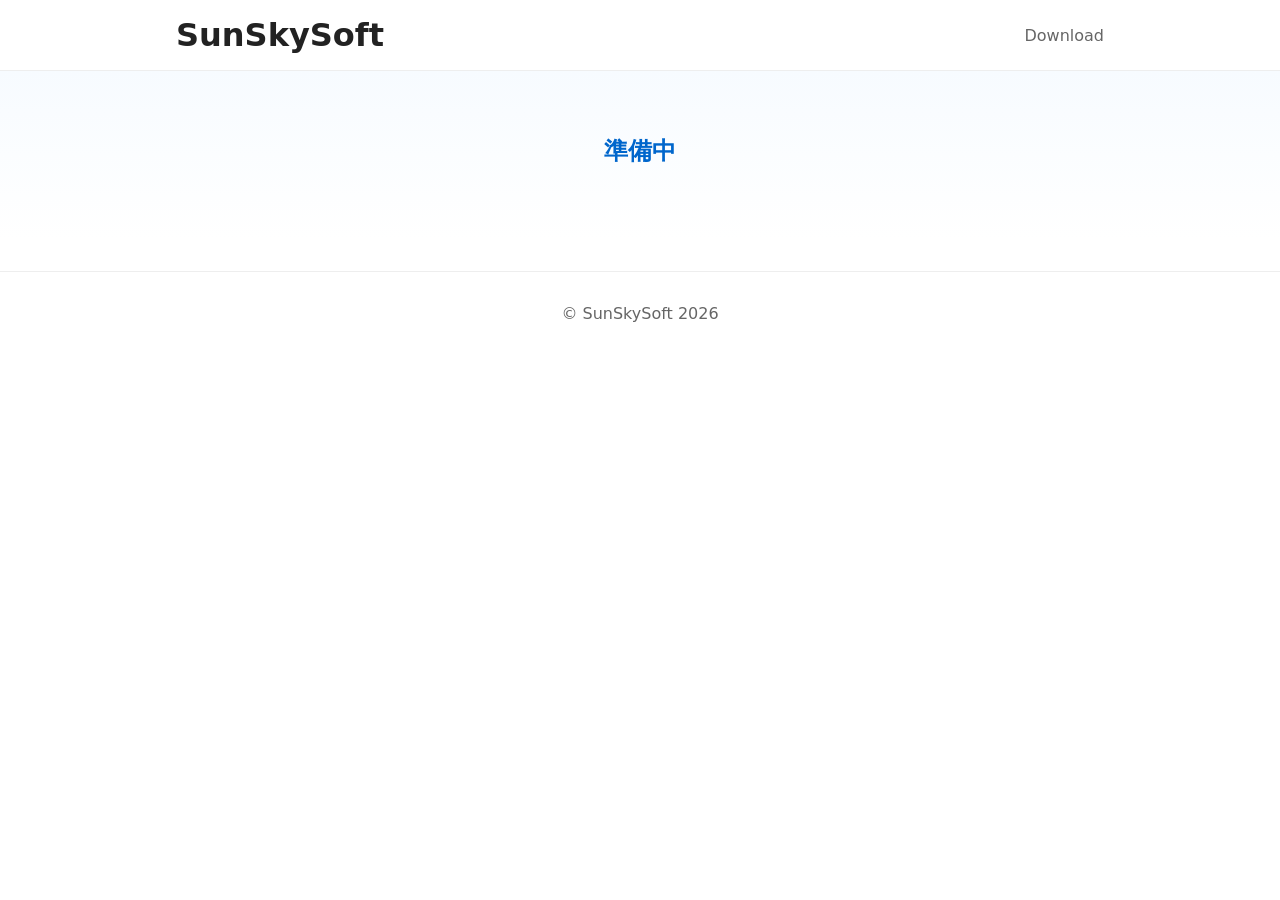
<file: index.html>
<!doctype html>
<html lang="ja">
<head>
  <meta charset="utf-8">
  <meta name="viewport" content="width=device-width,initial-scale=1">
  <title>SunSkySoft — Apps</title>
  <link rel="stylesheet" href="/assets/css/style.css">
  <meta name="description" content="SunSkySoft のアプリ配布ページ。ダウンロード、デモ、ドキュメントへの導線を用意しています。">
 </head>
<body>
  <header class="site-header">
    <div class="container">
      <h1 class="logo">SunSkySoft</h1>
      <nav>
        <a href="/downloads.html">Download</a>
        <!--
        <a href="/demo.html">Demo</a>
        <a href="/docs.html">Docs</a>
        <a href="/changelog.html">Changelog</a>
        -->
      </nav>
    </div>
  </header>

  <main class="hero">
    <div class="container">
      <h2>準備中</h2>
      <!--
      <h2>アプリをダウンロードして始めよう</h2>
      <p>複数プラットフォーム向けの配布ファイルをここで提供します。最新リリースを簡単に入手できます。</p>
      <p class="cta">
        <a class="btn" href="/downloads.html">Download</a>
        <a class="btn secondary" href="/demo.html">Try Demo</a>
      </p>
      -->
    </div>
  </main>

  <!--
  <section class="features container">
    <article>
      <h3>配布</h3>
      <p>プラットフォーム別のバイナリを管理します。チェックサム付きで安全に配布。</p>
    </article>
    <article>
      <h3>ドキュメント</h3>
      <p>導入手順、API、トラブルシューティングのドキュメント。</p>
    </article>
    <article>
      <h3>チェンジログ</h3>
      <p>バージョン履歴とリリースノート。</p>
    </article>
  </section>
  -->

  <footer class="site-footer">
    <div class="container">© SunSkySoft 2026</div>
  </footer>
</body>
</html>
</file>
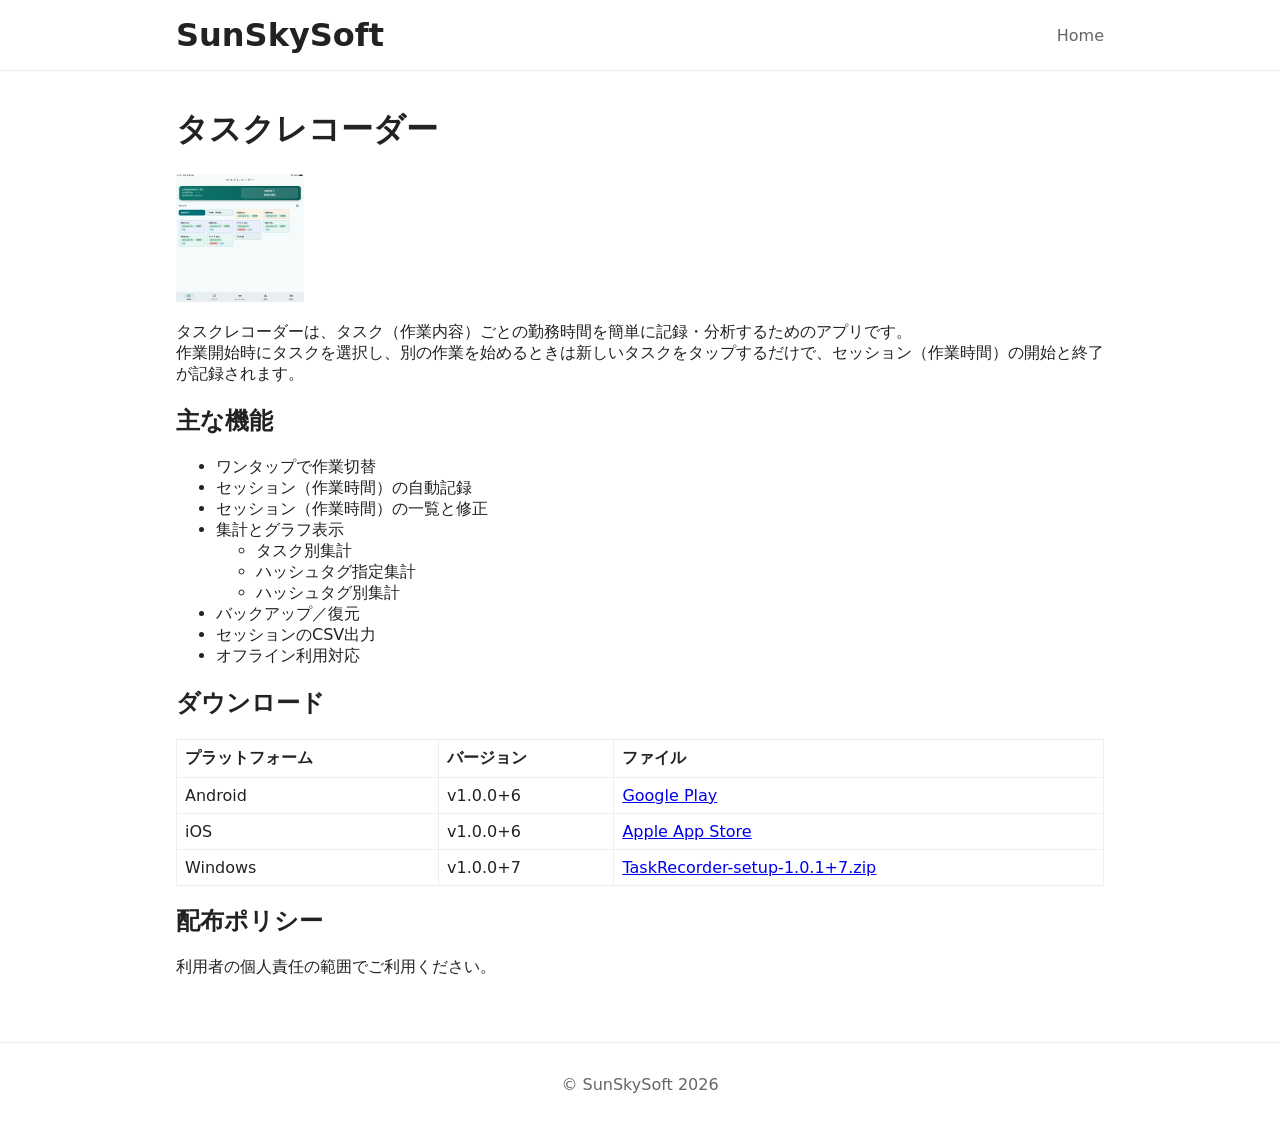
<file: taskrecorder/index.html>
<!doctype html>
<html lang="ja">
<head>
  <meta charset="utf-8">
  <meta name="viewport" content="width=device-width,initial-scale=1">
  <title>Downloads — SunSkySoft</title>
  <link rel="stylesheet" href="../assets/css/style.css">
</head>
<body>
  <header class="site-header">
    <div class="container">
      <h1 class="logo">SunSkySoft</h1>
      <nav>
        <a href="../">Home</a>
        <!--
        <a href="/demo.html">Demo</a>
        <a href="/docs.html">Docs</a>
        -->
      </nav>
    </div>
  </header>

  <main class="container">
    <h1>タスクレコーダー</h1>
    <img src="kiroku-ipad.PNG" alt="タスクレコーダー" width="128" height="128">
    <div>
      <p>
        タスクレコーダーは、タスク（作業内容）ごとの勤務時間を簡単に記録・分析するためのアプリです。<br>
        作業開始時にタスクを選択し、別の作業を始めるときは新しいタスクをタップするだけで、セッション（作業時間）の開始と終了が記録されます。
      </p>

      <h2>主な機能</h2>
      <ul>
        <li>ワンタップで作業切替</li>
        <li>セッション（作業時間）の自動記録</li>
        <li>セッション（作業時間）の一覧と修正</li>
        <li>集計とグラフ表示
          <ul>
            <li>タスク別集計</li>
            <li>ハッシュタグ指定集計</li>
            <li>ハッシュタグ別集計</li>
          </ul>
        </li>
        <li>バックアップ／復元</li>
        <li>セッションのCSV出力</li>
        <li>オフライン利用対応</li>
      </ul>

    </div>

    <h2>ダウンロード</h2>

    <table class="downloads">
      <thead>
        <tr><th>プラットフォーム</th><th>バージョン</th><th>ファイル</th></tr>
      </thead>
      <tbody>
        <tr>
          <td>Android</td>
          <td>v1.0.0+6</td>
          <td><a href="https://play.google.com/store/apps/details?id=com.sunskysoft.taskrecorder">Google Play</a></td>
        </tr>
        <tr>
          <td>iOS</td>
          <td>v1.0.0+6</td>
          <td><a href="https://apps.apple.com/jp/app/%E3%82%BF%E3%82%B9%E3%82%AF%E3%83%AC%E3%82%B3%E3%83%BC%E3%83%80%E3%83%BC/id6449078684">Apple App Store</a></td>
        </tr>
        <tr>
          <td>Windows</td>
          <td>v1.0.0+7</td>
          <td><a href="../assets/downloads/TaskRecorder-setup-1.0.1+7.zip">TaskRecorder-setup-1.0.1+7.zip</a></td>
        </tr>
      </tbody>
    </table>

    <section>
      <h2>配布ポリシー</h2>
      <p>利用者の個人責任の範囲でご利用ください。</p>
    </section>

  </main>

  <footer class="site-footer">
    <div class="container">© SunSkySoft 2026</div>
  </footer>
</body>
</html>
</file>
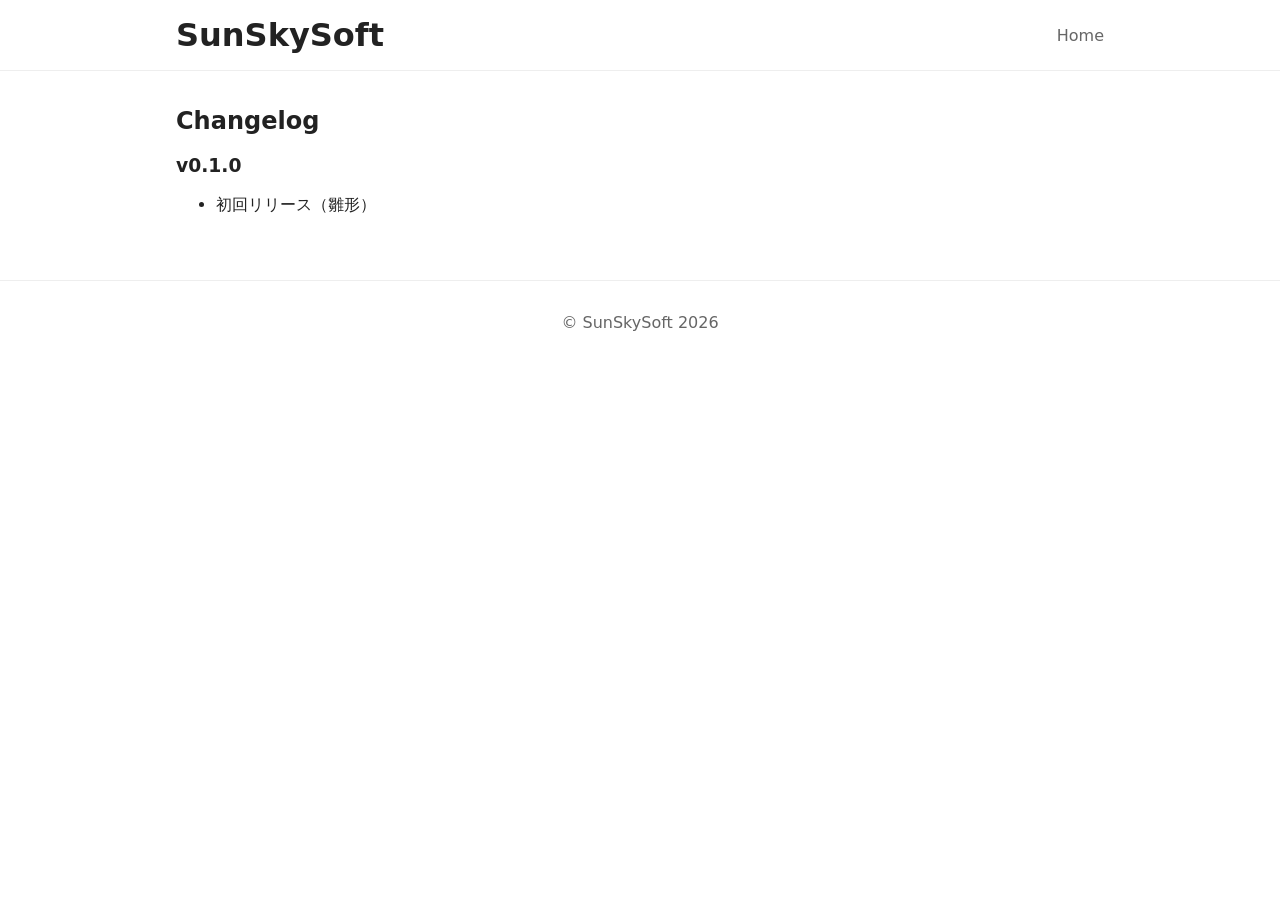
<file: changelog.html>
<!doctype html>
<html lang="ja">
<head>
  <meta charset="utf-8">
  <meta name="viewport" content="width=device-width,initial-scale=1">
  <title>Changelog — SunSkySoft</title>
  <link rel="stylesheet" href="/assets/css/style.css">
</head>
<body>
  <header class="site-header">
    <div class="container">
      <h1 class="logo">SunSkySoft</h1>
      <nav>
        <a href="/">Home</a>
        <!--
        <a href="/downloads.html">Download</a>
        -->
      </nav>
    </div>
  </header>
  <main class="container">
    <h2>Changelog</h2>
    <section>
      <h3>v0.1.0</h3>
      <ul>
        <li>初回リリース（雛形）</li>
      </ul>
    </section>
  </main>
  <footer class="site-footer">
    <div class="container">© SunSkySoft 2026</div>
  </footer>
</body>
</html>
</file>
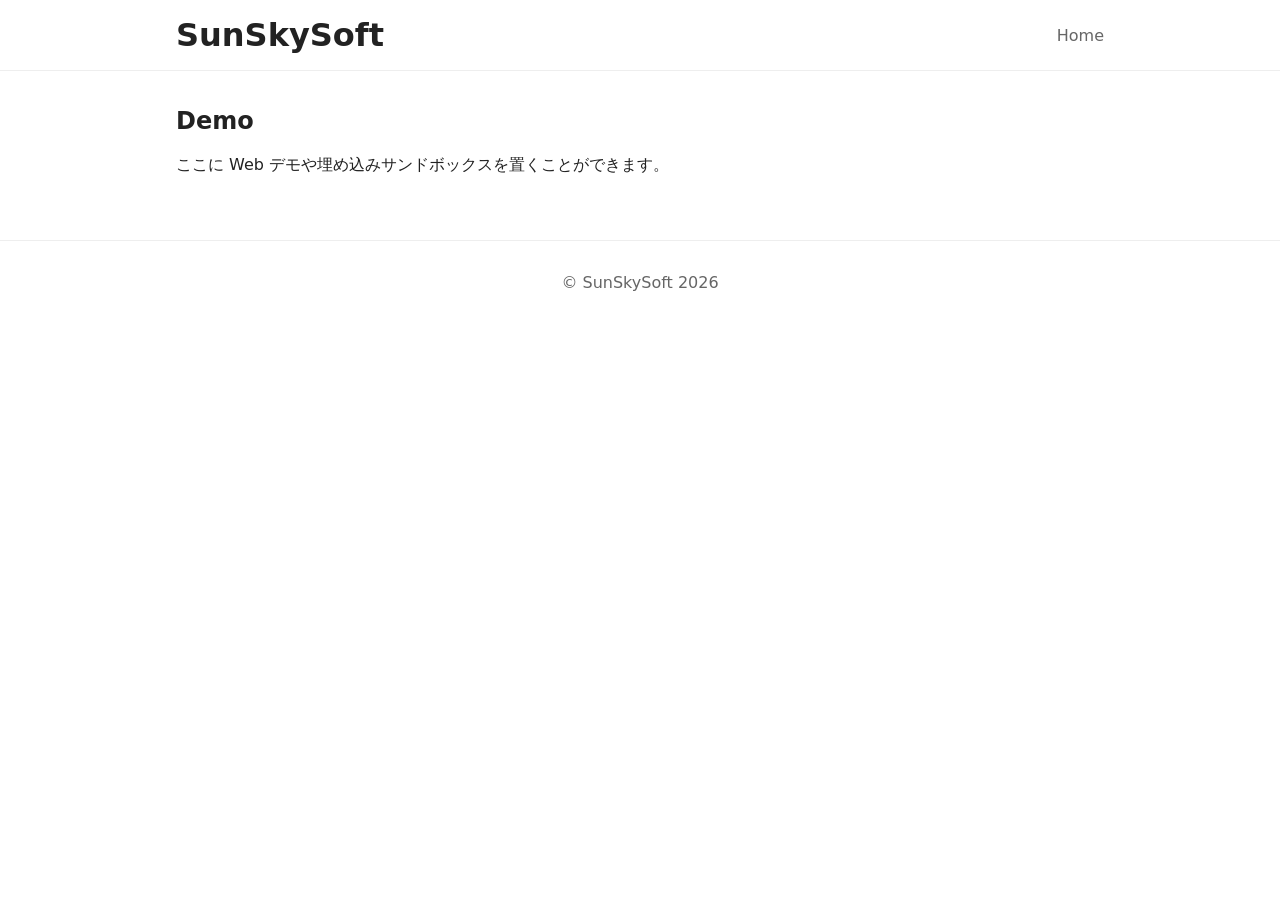
<file: demo.html>
<!doctype html>
<html lang="ja">
<head>
  <meta charset="utf-8">
  <meta name="viewport" content="width=device-width,initial-scale=1">
  <title>Demo — SunSkySoft</title>
  <link rel="stylesheet" href="/assets/css/style.css">
</head>
<body>
  <header class="site-header">
    <div class="container">
      <h1 class="logo">SunSkySoft</h1>
      <nav>
        <a href="/">Home</a>
        <!--
        <a href="/downloads.html">Download</a>
        <a href="/docs.html">Docs</a>
        -->
      </nav>
    </div>
  </header>
  <main class="container">
    <h2>Demo</h2>
    <p>ここに Web デモや埋め込みサンドボックスを置くことができます。</p>
  </main>
  <footer class="site-footer">
    <div class="container">© SunSkySoft 2026</div>
  </footer>
</body>
</html>
</file>
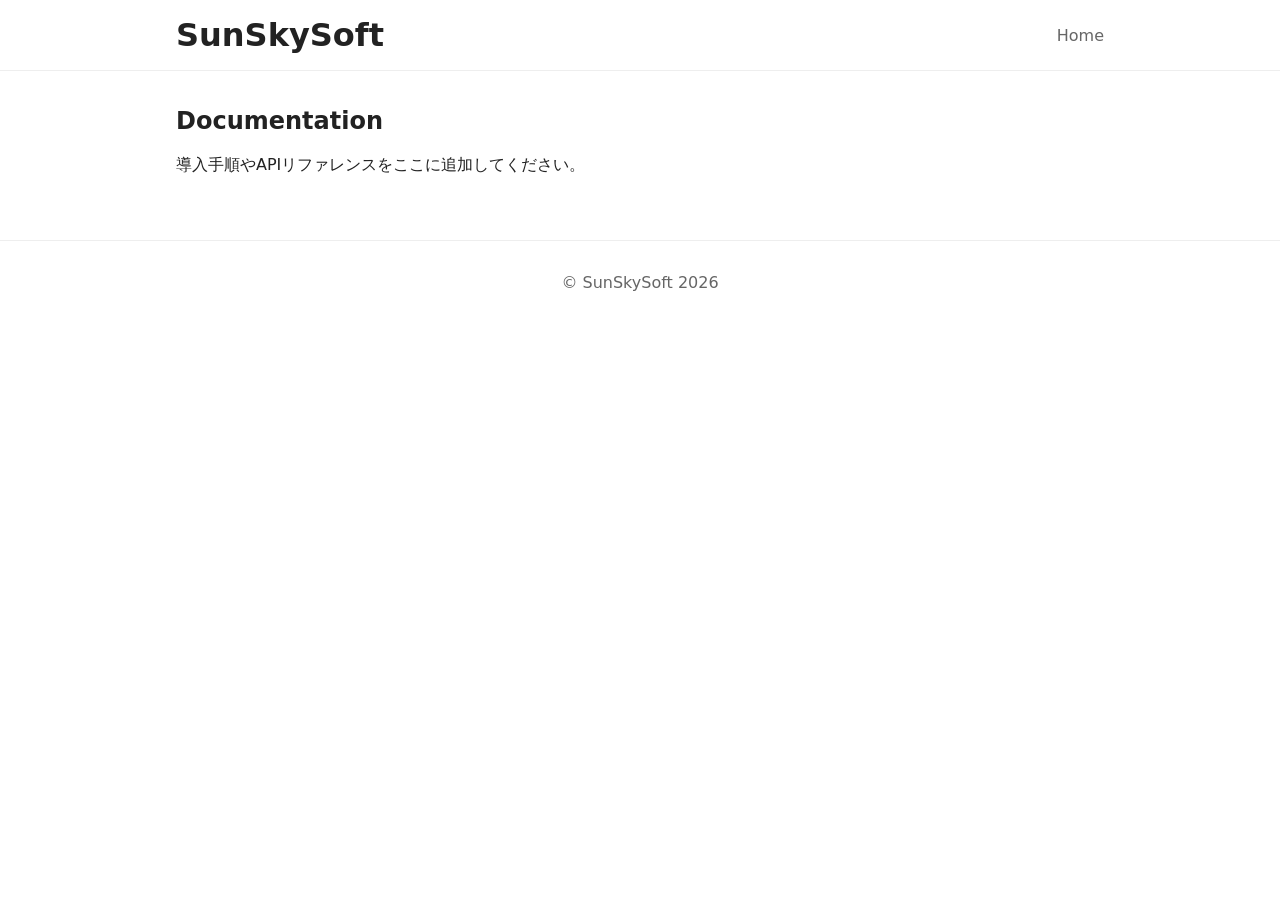
<file: docs.html>
<!doctype html>
<html lang="ja">
<head>
  <meta charset="utf-8">
  <meta name="viewport" content="width=device-width,initial-scale=1">
  <title>Docs — SunSkySoft</title>
  <link rel="stylesheet" href="/assets/css/style.css">
</head>
<body>
  <header class="site-header">
    <div class="container">
      <h1 class="logo">SunSkySoft</h1>
      <nav>
        <a href="/">Home</a>
        <!--
        <a href="/downloads.html">Download</a>
        -->
      </nav>
    </div>
  </header>
  <main class="container">
    <h2>Documentation</h2>
    <p>導入手順やAPIリファレンスをここに追加してください。</p>
  </main>
  <footer class="site-footer">
    <div class="container">© SunSkySoft 2026</div>
  </footer>
</body>
</html>
</file>
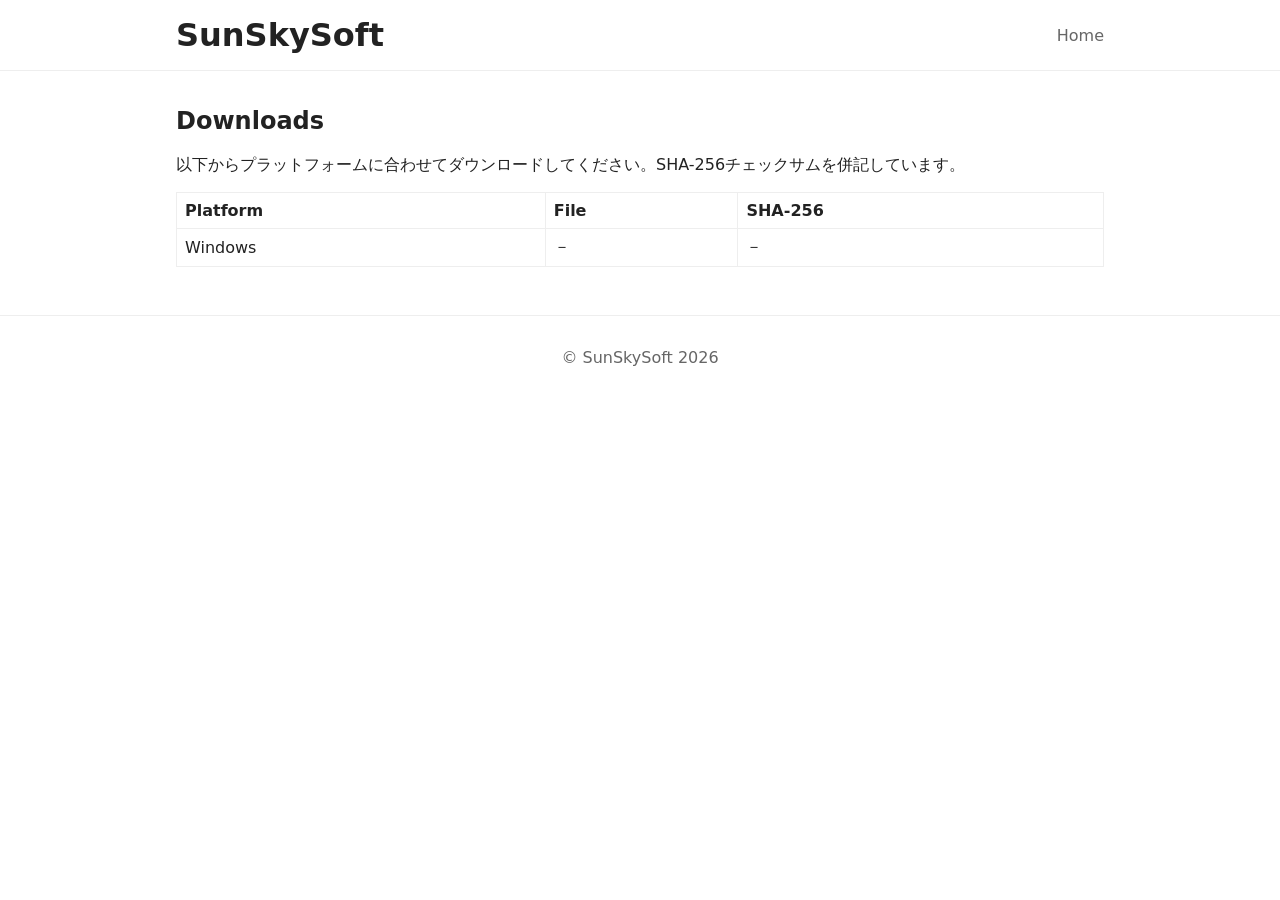
<file: downloads.html>
<!doctype html>
<html lang="ja">
<head>
  <meta charset="utf-8">
  <meta name="viewport" content="width=device-width,initial-scale=1">
  <title>Downloads — SunSkySoft</title>
  <link rel="stylesheet" href="/assets/css/style.css">
</head>
<body>
  <header class="site-header">
    <div class="container">
      <h1 class="logo">SunSkySoft</h1>
      <nav>
        <a href="/">Home</a>
        <!--
        <a href="/demo.html">Demo</a>
        <a href="/docs.html">Docs</a>
        -->
      </nav>
    </div>
  </header>

  <main class="container">
    <h2>Downloads</h2>
    <p>以下からプラットフォームに合わせてダウンロードしてください。SHA-256チェックサムを併記しています。</p>

    <table class="downloads">
      <thead>
        <tr><th>Platform</th><th>File</th><th>SHA-256</th></tr>
      </thead>
      <tbody>
        <tr>
          <td>Windows</td>
          <td>－</td>
          <td>－</td>
        </tr>
        <!--
        <tr>
          <td>Windows</td>
          <td><a href="/assets/downloads/sample.zip">sample.zip</a></td>
          <td>b06fe318107a7c56951abe558d019015ffb6edcd43b7dc8024a22467ab601910</td>
        </tr>
        -->
      </tbody>
    </table>

  </main>

  <footer class="site-footer">
    <div class="container">© SunSkySoft 2026</div>
  </footer>
</body>
</html>
</file>
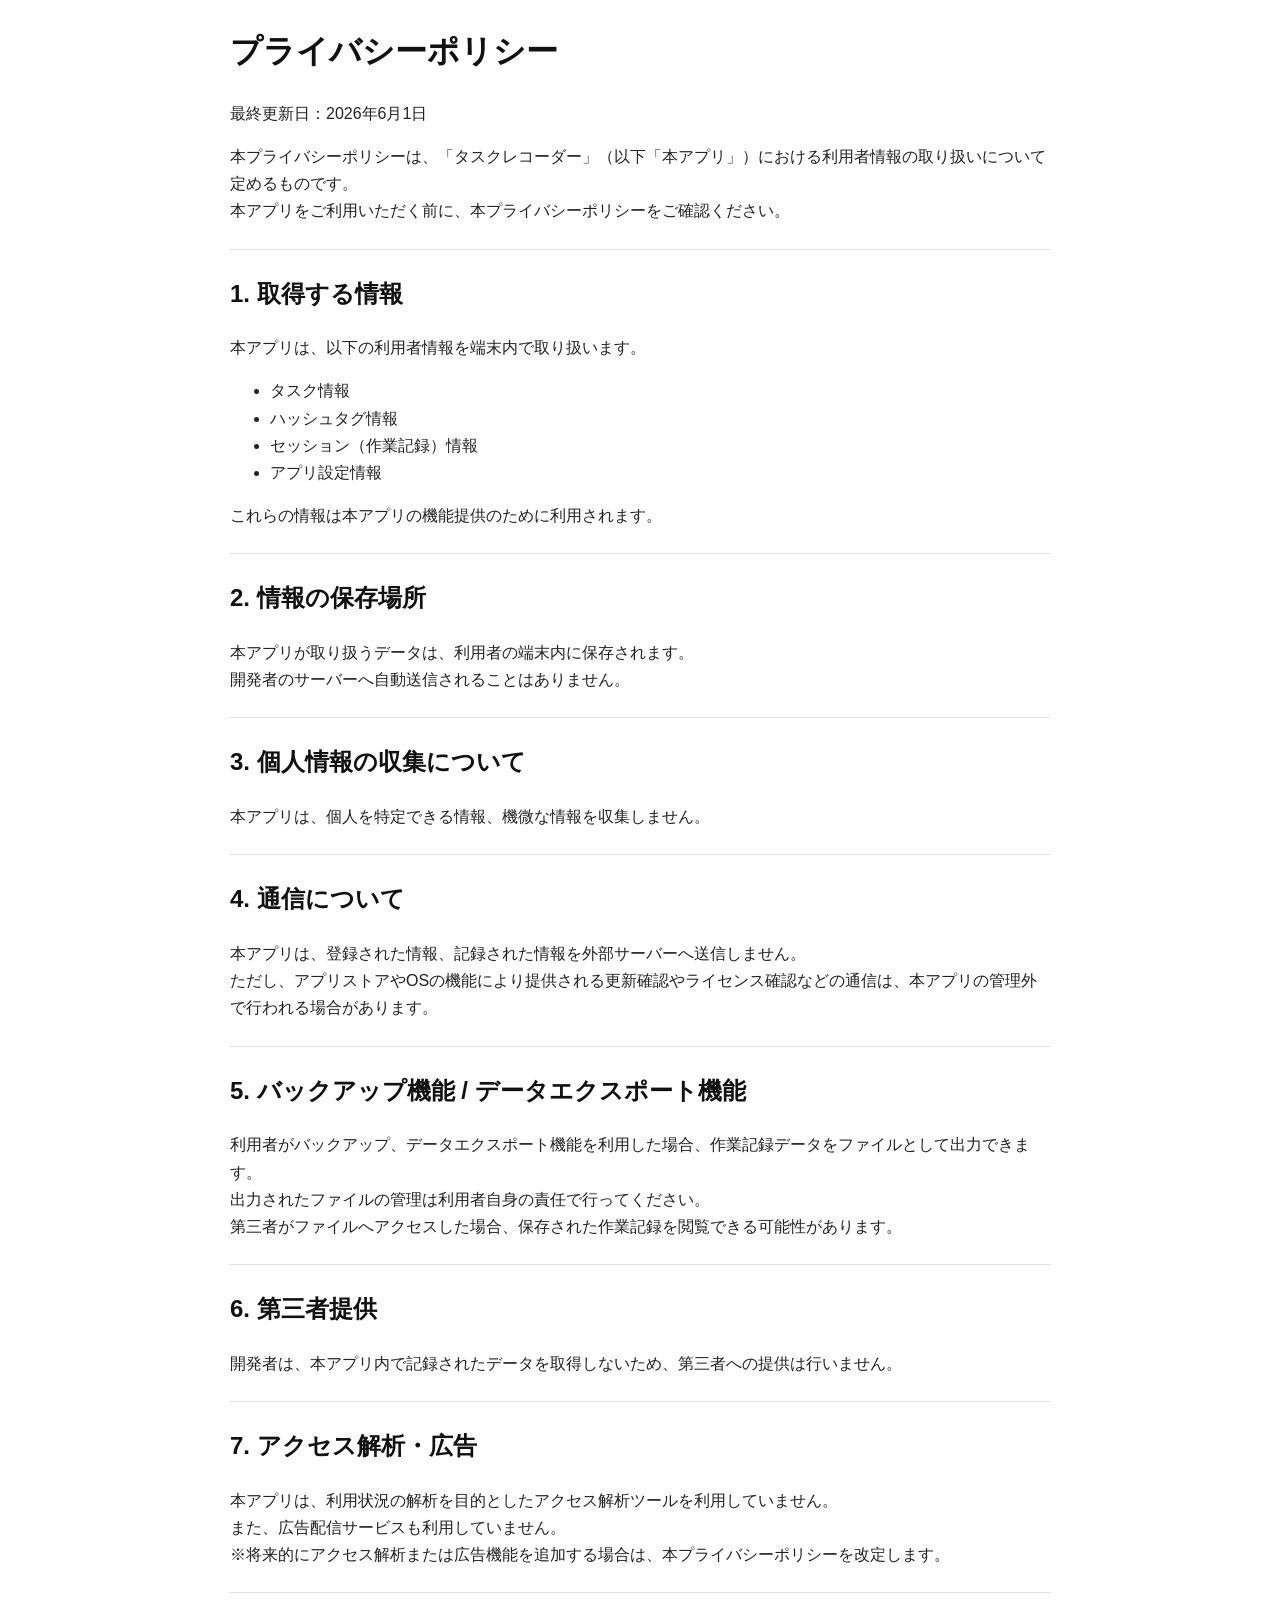
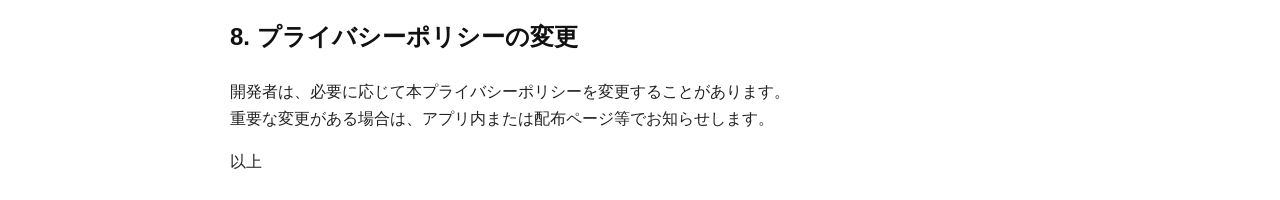
<file: taskrecorder/tr-privacy-policy.html>
<!doctype html>
<html lang="ja">
  <head>
    <meta charset="utf-8">
    <meta name="viewport" content="width=device-width,initial-scale=1">
    <title>プライバシーポリシー — タスクレコーダー</title>
    <style>
      body{font-family:-apple-system,BlinkMacSystemFont,"Hiragino Kaku Gothic ProN",Meiryo,"Noto Sans JP",sans-serif;line-height:1.7;color:#222;margin:24px}
      h1,h2{color:#111}
      hr{border:none;border-top:1px solid #e0e0e0;margin:24px 0}
      .container{max-width:820px;margin:0 auto;padding:0 16px}
      pre,code{font-family:SFMono-Regular,Menlo,Monaco,Consolas,"Noto Sans Mono JP",monospace}
    </style>
  </head>
  <body>
    <div class="container">
      <h1>プライバシーポリシー</h1>
      <p>最終更新日：2026年6月1日</p>
      <p>本プライバシーポリシーは、「タスクレコーダー」（以下「本アプリ」）における利用者情報の取り扱いについて定めるものです。<br>
      本アプリをご利用いただく前に、本プライバシーポリシーをご確認ください。</p>

      <hr>

      <h2>1. 取得する情報</h2>
      <p>本アプリは、以下の利用者情報を端末内で取り扱います。</p>
      <ul>
        <li>タスク情報</li>
        <li>ハッシュタグ情報</li>
        <li>セッション（作業記録）情報</li>
        <li>アプリ設定情報</li>
      </ul>
      <p>これらの情報は本アプリの機能提供のために利用されます。</p>

      <hr>

      <h2>2. 情報の保存場所</h2>
      <p>本アプリが取り扱うデータは、利用者の端末内に保存されます。<br>
      開発者のサーバーへ自動送信されることはありません。</p>

      <hr>

      <h2>3. 個人情報の収集について</h2>
      <p>本アプリは、個人を特定できる情報、機微な情報を収集しません。</p>

      <hr>

      <h2>4. 通信について</h2>
      <p>本アプリは、登録された情報、記録された情報を外部サーバーへ送信しません。<br>
      ただし、アプリストアやOSの機能により提供される更新確認やライセンス確認などの通信は、本アプリの管理外で行われる場合があります。</p>

      <hr>

      <h2>5. バックアップ機能 / データエクスポート機能</h2>
      <p>利用者がバックアップ、データエクスポート機能を利用した場合、作業記録データをファイルとして出力できます。<br>
      出力されたファイルの管理は利用者自身の責任で行ってください。<br>
      第三者がファイルへアクセスした場合、保存された作業記録を閲覧できる可能性があります。</p>

      <hr>

      <h2>6. 第三者提供</h2>
      <p>開発者は、本アプリ内で記録されたデータを取得しないため、第三者への提供は行いません。</p>

      <hr>

      <h2>7. アクセス解析・広告</h2>
      <p>本アプリは、利用状況の解析を目的としたアクセス解析ツールを利用していません。<br>
      また、広告配信サービスも利用していません。<br>
      ※将来的にアクセス解析または広告機能を追加する場合は、本プライバシーポリシーを改定します。</p>

      <hr>

      <h2>8. プライバシーポリシーの変更</h2>
      <p>開発者は、必要に応じて本プライバシーポリシーを変更することがあります。<br>
      重要な変更がある場合は、アプリ内または配布ページ等でお知らせします。</p>

      <p>以上</p>
    </div>
  </body>
</html>
</file>
<file: assets/css/style.css>
:root{--accent:#0066cc;--muted:#666}
*{box-sizing:border-box}
body{font-family:system-ui,-apple-system,Segoe UI,Roboto,"Helvetica Neue",Arial;margin:0;color:#222}
.container{max-width:960px;margin:0 auto;padding:1rem}
.site-header{background:#fff;border-bottom:1px solid #eee}
.site-header .container{display:flex;align-items:center;justify-content:space-between}
.site-header nav a{margin-left:1rem;color:var(--muted);text-decoration:none}
.logo{margin:0}
.hero{padding:3rem 0;text-align:center;background:linear-gradient(180deg,#f7fbff,#fff)}
.hero h2{color:var(--accent);margin:0 0 .5rem}
.btn{display:inline-block;padding:.6rem 1rem;background:var(--accent);color:#fff;border-radius:6px;text-decoration:none}
.btn.secondary{background:#eee;color:#222;margin-left:.5rem}
.features{display:grid;grid-template-columns:repeat(auto-fit,minmax(220px,1fr));gap:1rem;margin:2rem 0}
.site-footer{border-top:1px solid #eee;padding:1rem 0;margin-top:2rem;text-align:center;color:var(--muted)}
.downloads{width:100%;border-collapse:collapse;margin-top:1rem}
.downloads th,.downloads td{border:1px solid #eee;padding:.5rem;text-align:left}
</file>
